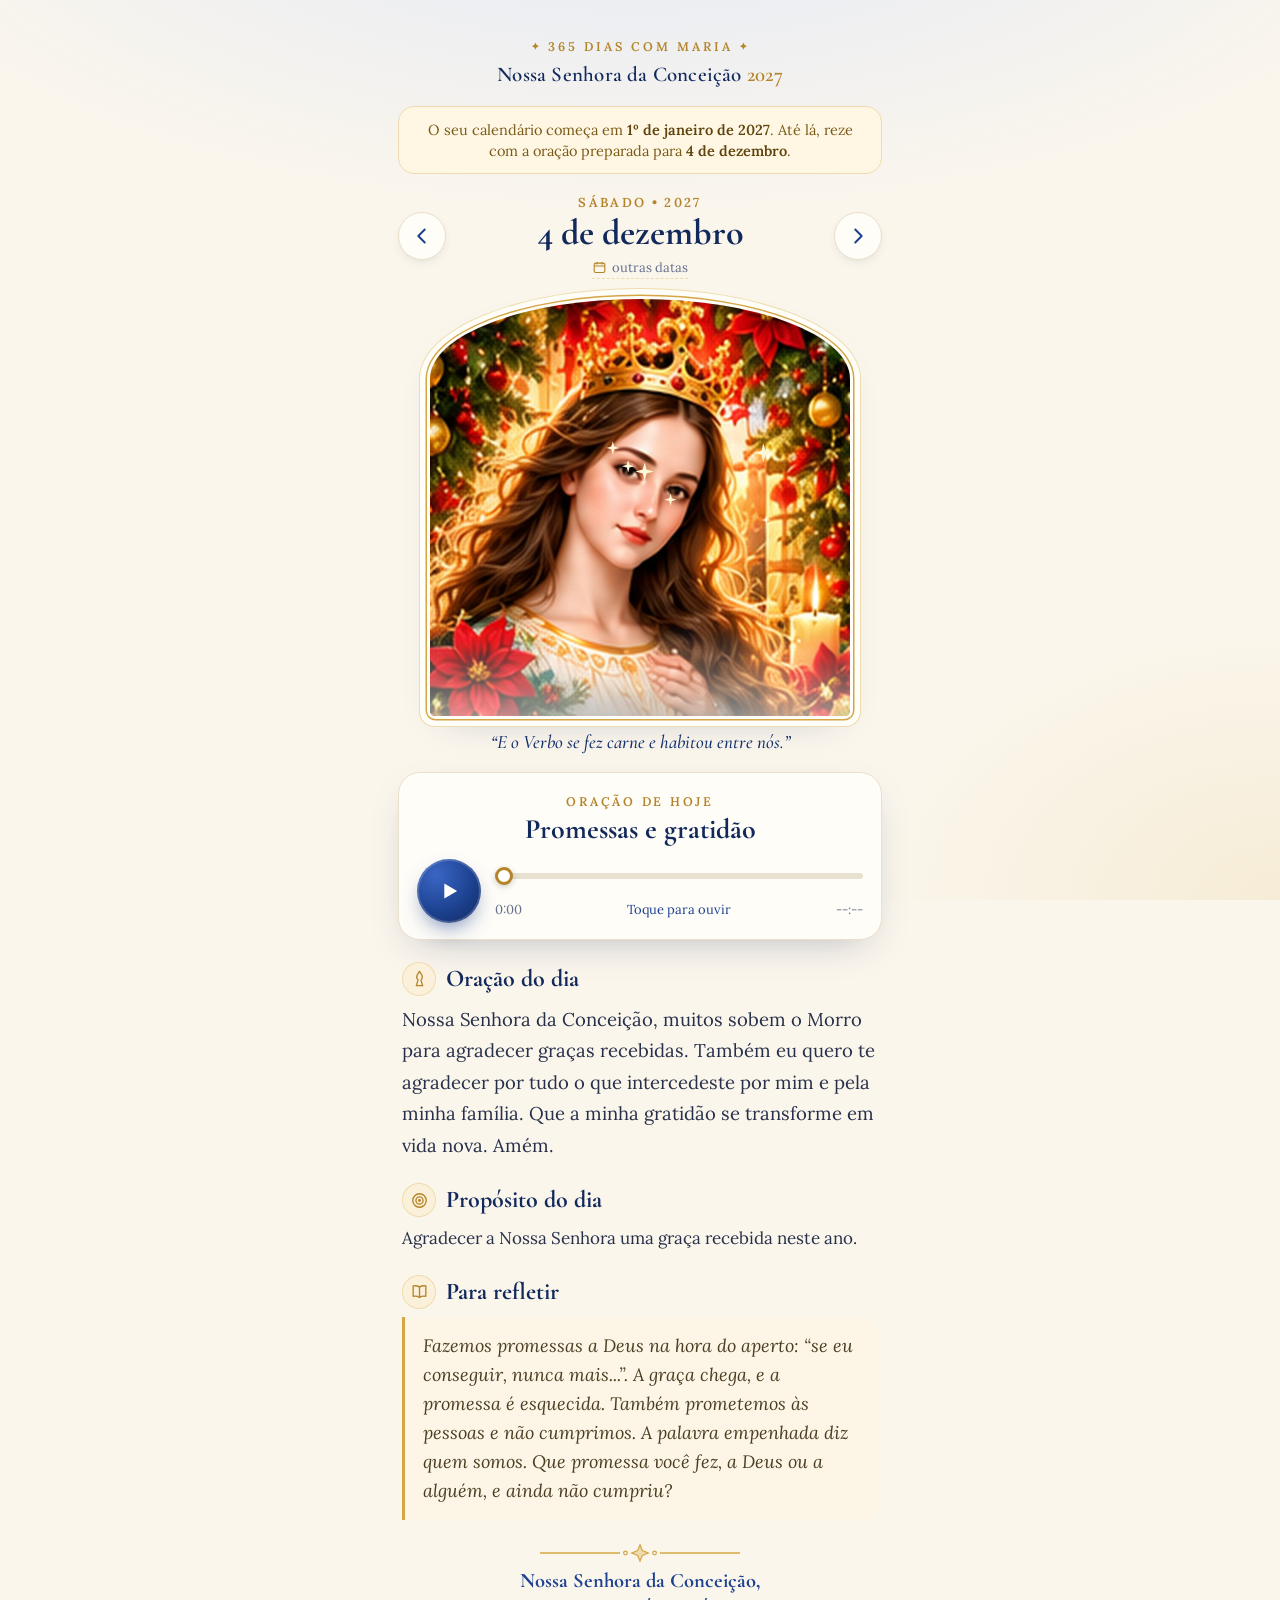
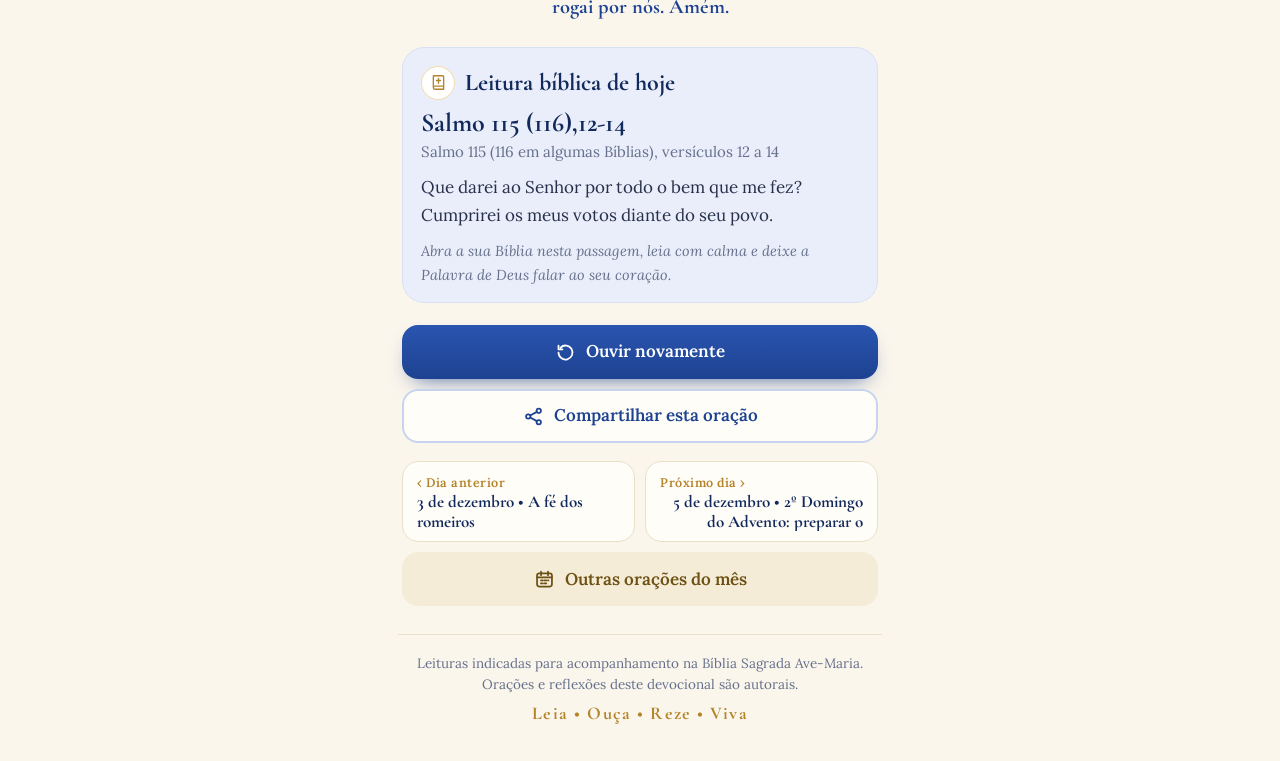
<file: index.html>
<!doctype html>
<html lang="pt-BR">
<head>
  <meta charset="utf-8">
  <meta name="viewport" content="width=device-width, initial-scale=1, viewport-fit=cover">
  <meta http-equiv="Content-Security-Policy" content="default-src 'self'; script-src 'self' https://static.cloudflareinsights.com; style-src 'self'; img-src 'self' data:; media-src 'self'; font-src 'self'; connect-src 'self' https://cloudflareinsights.com; manifest-src 'self'; worker-src 'self'; base-uri 'self'; form-action 'none'; object-src 'none'">
  <meta name="referrer" content="strict-origin-when-cross-origin">
  <title>365 Dias com Maria • Nossa Senhora da Conceição 2027</title>
  <meta name="description" content="Devocional diário de Nossa Senhora da Conceição: oração, propósito, reflexão, leitura bíblica e áudio para cada dia de 2027.">
  <meta name="theme-color" content="#14306b">
  <meta property="og:url" content="https://devocional-2027.pages.dev/">
  <meta property="og:title" content="365 Dias com Maria • Nossa Senhora da Conceição 2027">
  <meta property="og:description" content="Leia • Ouça • Reze • Viva. A oração de hoje com Nossa Senhora da Conceição.">
  <meta property="og:image" content="https://devocional-2027.pages.dev/assets/icones/compartilhar.jpg">
  <link rel="icon" href="assets/icones/icone-192.png" type="image/png">
  <link rel="apple-touch-icon" href="assets/icones/icone-180.png">
  <link rel="manifest" href="manifest.webmanifest">
  <link rel="preload" href="assets/fontes/cormorant.woff2" as="font" type="font/woff2" crossorigin>
  <link rel="preload" href="assets/fontes/lora.woff2" as="font" type="font/woff2" crossorigin>
  <link rel="stylesheet" href="style.css">
</head>
<body>
  <div class="fundo" aria-hidden="true"></div>

  <main class="pagina" id="pagina">
    <header class="topo">
      <p class="selo-projeto"><span class="cruzinha" aria-hidden="true">✦</span> 365 DIAS COM MARIA <span class="cruzinha" aria-hidden="true">✦</span></p>
      <p class="titulo-projeto">Nossa Senhora da Conceição <span>2027</span></p>
    </header>

    <div class="aviso" id="aviso" hidden></div>

    <section class="data-bloco" aria-live="polite">
      <button class="seta" id="btnAnterior" aria-label="Dia anterior">
        <svg viewBox="0 0 24 24" aria-hidden="true"><path d="M15 5l-7 7 7 7"/></svg>
      </button>
      <button class="data-centro" id="btnCalendario" aria-label="Escolher outra data">
        <span class="dia-semana" id="diaSemana">—</span>
        <span class="data-grande" id="dataGrande">Carregando…</span>
        <span class="trocar-data">
          <svg viewBox="0 0 24 24" aria-hidden="true"><rect x="3.5" y="5" width="17" height="15" rx="2.5"/><path d="M3.5 9.5h17M8 3v4M16 3v4"/></svg>
          outras datas
        </span>
      </button>
      <button class="seta" id="btnProximo" aria-label="Próximo dia">
        <svg viewBox="0 0 24 24" aria-hidden="true"><path d="M9 5l7 7-7 7"/></svg>
      </button>
    </section>

    <figure class="arte" id="arte">
      <div class="arco" id="arco">
        <img id="imgMes" alt="Ilustração de Nossa Senhora do mês" decoding="async">
        <div class="efeitos" id="efeitos" aria-hidden="true"></div>
        <div class="medalhao" id="medalhao" hidden aria-hidden="true"></div>
      </div>
      <figcaption class="faixa" id="faixa" hidden>
        <span class="faixa-titulo" id="faixaTitulo"></span>
        <span class="faixa-tipo" id="faixaTipo"></span>
      </figcaption>
      <p class="frase-mes" id="fraseMes"></p>
    </figure>

    <section class="cartao player" aria-labelledby="tituloOracaoHoje">
      <p class="rotulo-ouro">Oração de hoje</p>
      <h1 class="tema" id="tituloOracaoHoje">—</h1>
      <div class="audio">
        <button class="play" id="btnPlay" aria-label="Ouvir a oração">
          <svg class="i-play" viewBox="0 0 24 24" aria-hidden="true"><path d="M8 5.5v13l11-6.5z"/></svg>
          <svg class="i-pause" viewBox="0 0 24 24" aria-hidden="true"><path d="M7 5h3.5v14H7zM13.5 5H17v14h-3.5z"/></svg>
        </button>
        <div class="trilha">
          <input type="range" id="barra" min="0" max="1000" value="0" step="1" aria-label="Posição do áudio">
          <div class="tempos"><span id="tempoAtual">0:00</span><span id="estadoAudio">Toque para ouvir</span><span id="tempoTotal">--:--</span></div>
        </div>
      </div>
      <audio id="audio" preload="none"></audio>
    </section>

    <article class="conteudo">
      <section class="bloco">
        <h2><span class="icone" aria-hidden="true"><svg viewBox="0 0 24 24"><path d="M12 3c-1.2 2.4-3.6 4.2-3.6 7.2 0 1.6.8 2.8 1.8 3.6L8 21h8l-2.2-7.2c1-.8 1.8-2 1.8-3.6C15.6 7.2 13.2 5.4 12 3z"/></svg></span>Oração do dia</h2>
        <div class="texto-oracao" id="oracao"></div>
      </section>

      <section class="bloco">
        <h2><span class="icone" aria-hidden="true"><svg viewBox="0 0 24 24"><circle cx="12" cy="12" r="8.5"/><circle cx="12" cy="12" r="4.5"/><circle cx="12" cy="12" r="1"/></svg></span>Propósito do dia</h2>
        <div class="proposito" id="proposito"></div>
      </section>

      <section class="bloco">
        <h2><span class="icone" aria-hidden="true"><svg viewBox="0 0 24 24"><path d="M12 6.5C10 5 7 4.5 4 5v13c3-.5 6 0 8 1.5 2-1.5 5-2 8-1.5V5c-3-.5-6 0-8 1.5zM12 6.5v13"/></svg></span>Para refletir</h2>
        <blockquote class="reflexao" id="reflexao"></blockquote>
      </section>

      <div class="ornamento" aria-hidden="true">
        <svg viewBox="0 0 220 24"><path d="M0 12h88M132 12h88"/><path d="M110 3l2.6 6.4L119 12l-6.4 2.6L110 21l-2.6-6.4L101 12l6.4-2.6z"/><circle cx="94" cy="12" r="2"/><circle cx="126" cy="12" r="2"/></svg>
      </div>
      <p class="encerramento">Nossa Senhora da Conceição,<br>rogai por nós. Amém.</p>

      <section class="bloco leitura">
        <h2><span class="icone" aria-hidden="true"><svg viewBox="0 0 24 24"><path d="M6 3.5h11a1.5 1.5 0 0 1 1.5 1.5v15.5H7.5A2 2 0 0 1 5.5 18.5V4a.5.5 0 0 1 .5-.5zM5.5 18.5a2 2 0 0 1 2-2h11M12 7v6M9.5 9.5h5"/></svg></span>Leitura bíblica de hoje</h2>
        <p class="ref" id="leitura"></p>
        <p class="ref-extenso" id="leituraExtenso"></p>
        <p class="ref-tema" id="leituraTema"></p>
        <p class="dica">Abra a sua Bíblia nesta passagem, leia com calma e deixe a Palavra de Deus falar ao seu coração.</p>
      </section>

      <div class="acoes">
        <button class="botao primario" id="btnOuvirNovamente">
          <svg viewBox="0 0 24 24" aria-hidden="true"><path d="M4 12a8 8 0 1 0 2.4-5.7M4 4v4.5h4.5"/></svg>
          Ouvir novamente
        </button>
        <button class="botao secundario" id="btnCompartilhar">
          <svg viewBox="0 0 24 24" aria-hidden="true"><circle cx="18" cy="5.5" r="2.5"/><circle cx="6" cy="12" r="2.5"/><circle cx="18" cy="18.5" r="2.5"/><path d="M8.2 10.8l7.6-4.1M8.2 13.2l7.6 4.1"/></svg>
          Compartilhar esta oração
        </button>
      </div>

      <nav class="navegacao" aria-label="Navegar entre os dias">
        <button class="nav-dia" id="navAnterior"><small>‹ Dia anterior</small><span id="navAnteriorTexto"></span></button>
        <button class="nav-dia direita" id="navProximo"><small>Próximo dia ›</small><span id="navProximoTexto"></span></button>
      </nav>

      <button class="botao suave" id="btnOutras">
        <svg viewBox="0 0 24 24" aria-hidden="true"><rect x="3.5" y="5" width="17" height="15" rx="2.5"/><path d="M3.5 9.5h17M8 3v4M16 3v4M8 13h2M12 13h2M16 13h.5M8 16.5h2M12 16.5h2"/></svg>
        Outras orações do mês
      </button>
    </article>

    <footer class="rodape">
      <p>Leituras indicadas para acompanhamento na Bíblia Sagrada Ave-Maria. Orações e reflexões deste devocional são autorais.</p>
      <p class="slogan">Leia • Ouça • Reze • Viva</p>
    </footer>
  </main>

  <!-- Calendário / outras orações -->
  <div class="folha-fundo" id="folhaFundo" hidden></div>
  <section class="folha" id="folha" role="dialog" aria-modal="true" aria-labelledby="folhaTitulo" hidden>
    <div class="folha-alca" aria-hidden="true"></div>
    <div class="folha-topo">
      <button class="seta pequena" id="mesAnterior" aria-label="Mês anterior"><svg viewBox="0 0 24 24"><path d="M15 5l-7 7 7 7"/></svg></button>
      <h2 id="folhaTitulo">Janeiro 2027</h2>
      <button class="seta pequena" id="mesProximo" aria-label="Próximo mês"><svg viewBox="0 0 24 24"><path d="M9 5l7 7-7 7"/></svg></button>
    </div>
    <div class="grade-semana" aria-hidden="true"><span>D</span><span>S</span><span>T</span><span>Q</span><span>Q</span><span>S</span><span>S</span></div>
    <div class="grade" id="grade"></div>
    <ul class="lista-mes" id="listaMes"></ul>
    <div class="folha-rodape">
      <button class="botao suave" id="btnHoje">Voltar para hoje</button>
      <button class="botao primario" id="btnFecharFolha">Fechar</button>
    </div>
  </section>

  <div class="toast" id="toast" role="status" hidden></div>

  <script src="app.js" defer></script>
</body>
</html>
</file>
<file: style.css>
/* ==========================================================
   365 Dias com Maria • Nossa Senhora da Conceição 2027
   ========================================================== */
/* Fontes no próprio site (sem depender do Google). Licença SIL OFL em assets/fontes. */
@font-face{font-family:"Cormorant Garamond";src:url("assets/fontes/cormorant.woff2") format("woff2");font-weight:500 700;font-style:normal;font-display:swap}
@font-face{font-family:"Cormorant Garamond";src:url("assets/fontes/cormorant-italic.woff2") format("woff2");font-weight:500;font-style:italic;font-display:swap}
@font-face{font-family:"Lora";src:url("assets/fontes/lora.woff2") format("woff2");font-weight:400 600;font-style:normal;font-display:swap}
@font-face{font-family:"Lora";src:url("assets/fontes/lora-italic.woff2") format("woff2");font-weight:400;font-style:italic;font-display:swap}
:root{
  --creme:#fbf6ec;
  --papel:#fffdf8;
  --azul:#1d4291;
  --azul-escuro:#12295c;
  --azul-suave:#e9eefa;
  --ouro:#b4842a;
  --ouro-vivo:#d4a645;
  --ouro-claro:#efdcae;
  --texto:#27304a;
  --suave:#66708c;
  --linha:#eadfc8;
  --sombra:0 14px 40px -18px rgba(18,41,92,.35);
  --acento:#1d4291;          /* muda conforme o mês */
  --acento-claro:#e9eefa;
  --raio:22px;
  --serif-titulo:"Cormorant Garamond", Georgia, "Times New Roman", serif;
  --serif-texto:"Lora", Georgia, "Times New Roman", serif;
}
*{box-sizing:border-box}
html{-webkit-text-size-adjust:100%}
body{
  margin:0;min-height:100vh;background:var(--creme);color:var(--texto);
  font-family:var(--serif-texto);font-size:17px;line-height:1.62;
  -webkit-font-smoothing:antialiased;
}
button{font:inherit;color:inherit;cursor:pointer;-webkit-tap-highlight-color:transparent}
svg{display:block}
[hidden]{display:none!important}

.fundo{
  position:fixed;inset:0;z-index:-1;pointer-events:none;
  background:
    radial-gradient(1200px 520px at 50% -140px, var(--acento-claro), transparent 70%),
    radial-gradient(600px 400px at 100% 100%, #f6ecd6, transparent 70%),
    var(--creme);
}

.pagina{max-width:520px;margin:0 auto;padding:calc(18px + env(safe-area-inset-top)) 18px calc(28px + env(safe-area-inset-bottom))}

/* ---------- Topo ---------- */
.topo{text-align:center;margin-bottom:14px}
.selo-projeto{
  margin:0;font-family:var(--serif-texto);font-weight:600;font-size:12.5px;letter-spacing:.24em;color:var(--ouro);
}
.cruzinha{font-size:10px;vertical-align:1px}
.titulo-projeto{
  margin:2px 0 0;font-family:var(--serif-titulo);font-weight:600;font-size:21px;color:var(--azul-escuro);letter-spacing:.01em
}
.titulo-projeto span{color:var(--ouro)}

.aviso{
  background:#fff7e3;border:1px solid var(--ouro-claro);color:#7a5a17;border-radius:16px;
  padding:12px 14px;font-size:14.5px;line-height:1.45;margin:0 0 14px;text-align:center
}
.aviso strong{color:#5e430c}

/* ---------- Data ---------- */
.data-bloco{display:flex;align-items:center;gap:8px;margin-bottom:16px}
.seta{
  flex:0 0 48px;height:48px;border-radius:50%;border:1px solid var(--linha);background:var(--papel);
  display:grid;place-items:center;box-shadow:0 4px 14px -8px rgba(18,41,92,.3);transition:transform .15s
}
.seta:active{transform:scale(.94)}
.seta svg{width:22px;height:22px;fill:none;stroke:var(--azul);stroke-width:2.2;stroke-linecap:round;stroke-linejoin:round}
.seta.pequena{flex-basis:42px;height:42px}
.data-centro{
  flex:1;background:none;border:0;padding:4px 0;text-align:center;display:flex;flex-direction:column;align-items:center
}
.dia-semana{font-size:13px;text-transform:uppercase;letter-spacing:.18em;color:var(--ouro);font-weight:600}
.data-grande{font-family:var(--serif-titulo);font-size:31px;line-height:1.1;font-weight:700;color:var(--azul-escuro)}
.trocar-data{display:inline-flex;align-items:center;gap:5px;margin-top:4px;font-size:13px;color:var(--suave);border-bottom:1px dashed var(--ouro-claro)}
.trocar-data svg{width:15px;height:15px;fill:none;stroke:var(--ouro);stroke-width:1.8}

/* ---------- Arte do mês (arco de igreja) ---------- */
.arte{margin:0 0 18px;position:relative}
.arco{
  position:relative;aspect-ratio:4/5;width:100%;max-width:420px;margin:0 auto;
  border-radius:999px 999px 26px 26px / 380px 380px 26px 26px;
  overflow:hidden;background:#f1e7d3;
  box-shadow:0 0 0 3px var(--papel),0 0 0 4.5px var(--ouro-vivo),0 0 0 10px var(--papel),0 0 0 11px var(--ouro-claro),var(--sombra);
}
.arco img{width:100%;height:100%;object-fit:contain;object-position:center;display:block;opacity:0;transition:opacity .5s ease}
.arco img.ok{opacity:1}
.arco::after{
  content:"";position:absolute;inset:auto 0 0 0;height:22%;
  background:linear-gradient(to bottom,transparent,rgba(255,253,248,.55));pointer-events:none
}
.medalhao{
  position:absolute;top:14px;left:50%;transform:translateX(-50%);
  width:54px;height:54px;border-radius:50%;display:grid;place-items:center;z-index:3;
  background:radial-gradient(circle at 35% 30%,#fff8e3,#f3dfa9 60%,#d9b25a);
  box-shadow:0 0 0 2px #fffdf8,0 0 0 3.5px var(--ouro-vivo),0 8px 20px -6px rgba(0,0,0,.35)
}
.medalhao svg{width:28px;height:28px;fill:none;stroke:#7a5410;stroke-width:1.7;stroke-linecap:round;stroke-linejoin:round}
.faixa{
  position:relative;z-index:4;margin:-22px auto 0;width:max-content;max-width:92%;
  background:linear-gradient(180deg,#fffaf0,#fbefd3);border:1.5px solid var(--ouro-vivo);
  border-radius:999px;padding:8px 20px 7px;text-align:center;box-shadow:0 10px 24px -14px rgba(0,0,0,.45)
}
.faixa-titulo{display:block;font-family:var(--serif-titulo);font-weight:700;font-size:19px;line-height:1.15;color:var(--azul-escuro)}
.faixa-tipo{display:block;font-size:11.5px;letter-spacing:.14em;text-transform:uppercase;color:var(--ouro);font-weight:600;margin-top:2px}
.frase-mes{
  text-align:center;margin:14px auto 0;max-width:400px;font-family:var(--serif-titulo);font-style:italic;font-weight:500;
  font-size:19px;line-height:1.3;color:var(--acento)
}

/* Efeitos das datas especiais */
.efeitos{position:absolute;inset:0;pointer-events:none;z-index:2;overflow:hidden}
.efeitos i{position:absolute;display:block}
.ef-brilho{width:6px;height:6px;border-radius:50%;background:#fff;box-shadow:0 0 10px 3px rgba(255,236,170,.9);animation:piscar 3.2s ease-in-out infinite}
.ef-estrela{width:14px;height:14px;background:#fff6d6;clip-path:polygon(50% 0,61% 39%,100% 50%,61% 61%,50% 100%,39% 61%,0 50%,39% 39%);filter:drop-shadow(0 0 4px rgba(255,220,120,.9));animation:piscar 3.6s ease-in-out infinite}
.ef-petala{width:12px;height:16px;border-radius:70% 10% 70% 10%;background:linear-gradient(135deg,#ffd3dc,#f39ab0);opacity:.85;animation:cair 9s linear infinite}
.ef-petala.branca{background:linear-gradient(135deg,#fff,#f1e6d0)}
.ef-balao{width:27px;height:34px;border-radius:50% 50% 46% 46%;opacity:.9;animation:subir 12s linear infinite}
.ef-balao::after{content:"";position:absolute;left:50%;top:100%;width:1px;height:22px;background:rgba(0,0,0,.25)}
.ef-fogo{width:0;height:0;animation:none}
.ef-fogo b{position:absolute;left:0;top:0;width:5px;height:5px;margin:-2.5px;border-radius:50%;box-shadow:0 0 8px 2px rgba(255,220,140,.85);opacity:0;animation:explodir 3.6s ease-out infinite}
@keyframes explodir{0%{transform:translate(0,0) scale(.4);opacity:0}8%{opacity:1}55%{opacity:.9}80%,100%{transform:translate(var(--dx),calc(var(--dy) + 14px)) scale(.7);opacity:0}}
.ef-luz{inset:-30% -30% auto -30%;height:80%;background:radial-gradient(closest-side,rgba(255,244,205,.85),transparent);animation:pulsar 5s ease-in-out infinite}
.ef-vela{width:100%;height:36%;left:0;bottom:0;background:radial-gradient(60% 80% at 50% 100%,rgba(255,190,90,.38),transparent)}
.ef-bandeiras{left:0;right:0;top:9%;height:44px}
.ef-bandeiras svg{width:100%;height:100%}
.ef-pomba{width:28px;height:28px;opacity:.9;animation:planar 10s ease-in-out infinite}
.ef-pomba svg{width:100%;height:100%;fill:#fff;filter:drop-shadow(0 2px 4px rgba(0,0,0,.2))}
@keyframes piscar{0%,100%{opacity:.15;transform:scale(.6)}50%{opacity:1;transform:scale(1)}}
@keyframes cair{0%{transform:translateY(-30px) rotate(0)}100%{transform:translateY(560px) rotate(320deg)}}
@keyframes subir{0%{transform:translateY(0)}100%{transform:translateY(-620px)}}
@keyframes pulsar{0%,100%{opacity:.55}50%{opacity:1}}
@keyframes planar{0%,100%{transform:translate(0,0)}50%{transform:translate(14px,-10px)}}
@media (prefers-reduced-motion:reduce){.efeitos i{animation:none!important}}

/* ---------- Player ---------- */
.cartao{background:var(--papel);border:1px solid var(--linha);border-radius:var(--raio);box-shadow:var(--sombra)}
.player{padding:18px 18px 16px;margin-bottom:22px;text-align:center}
.rotulo-ouro{margin:0;font-size:12.5px;letter-spacing:.22em;text-transform:uppercase;color:var(--ouro);font-weight:600}
.tema{margin:2px 0 14px;font-family:var(--serif-titulo);font-weight:700;font-size:28px;line-height:1.12;color:var(--azul-escuro)}
.audio{display:flex;align-items:center;gap:14px;text-align:left}
.play{
  flex:0 0 64px;height:64px;border-radius:50%;border:0;display:grid;place-items:center;
  background:radial-gradient(circle at 30% 25%,#3a66c4,var(--azul) 55%,var(--azul-escuro));
  box-shadow:0 10px 22px -8px rgba(29,66,145,.7),inset 0 0 0 2px rgba(255,255,255,.18);transition:transform .15s
}
.play:active{transform:scale(.94)}
.play svg{width:28px;height:28px;fill:#fff}
.play .i-pause{display:none}
.play.tocando .i-play{display:none}
.play.tocando .i-pause{display:block}
.play.carregando{animation:pulsar 1.2s ease-in-out infinite}
.trilha{flex:1;min-width:0}
input[type=range]{
  -webkit-appearance:none;appearance:none;width:100%;height:28px;background:transparent;margin:0;cursor:pointer
}
input[type=range]::-webkit-slider-runnable-track{height:6px;border-radius:6px;background:linear-gradient(to right,var(--ouro-vivo) var(--p,0%),#e9e1cf var(--p,0%))}
input[type=range]::-moz-range-track{height:6px;border-radius:6px;background:#e9e1cf}
input[type=range]::-moz-range-progress{height:6px;border-radius:6px;background:var(--ouro-vivo)}
input[type=range]::-webkit-slider-thumb{-webkit-appearance:none;width:18px;height:18px;border-radius:50%;margin-top:-6px;background:#fff;border:3px solid var(--ouro);box-shadow:0 2px 6px rgba(0,0,0,.2)}
input[type=range]::-moz-range-thumb{width:14px;height:14px;border-radius:50%;background:#fff;border:3px solid var(--ouro)}
.tempos{display:flex;justify-content:space-between;gap:8px;font-size:13px;color:var(--suave);font-variant-numeric:tabular-nums}
#estadoAudio{flex:1;text-align:center;white-space:nowrap;overflow:hidden;text-overflow:ellipsis;color:var(--azul)}

/* ---------- Conteúdo ---------- */
.conteudo{padding:0 4px}
.bloco{margin:0 0 22px}
.bloco h2{
  display:flex;align-items:center;gap:10px;margin:0 0 8px;
  font-family:var(--serif-titulo);font-size:24px;font-weight:700;color:var(--azul-escuro);line-height:1.15
}
.icone{flex:0 0 34px;height:34px;border-radius:50%;display:grid;place-items:center;background:#fbf1da;box-shadow:inset 0 0 0 1px var(--ouro-claro)}
.icone svg{width:19px;height:19px;fill:none;stroke:var(--ouro);stroke-width:1.7;stroke-linecap:round;stroke-linejoin:round}
.bloco p{margin:0}
.texto-oracao{font-size:18.5px;line-height:1.7}
.texto-oracao p+p{margin-top:14px!important}
.passos{list-style:none;counter-reset:passo;margin:2px 0 0;padding:0;display:grid;gap:10px}
.passos li{counter-increment:passo;position:relative;padding:10px 12px 10px 48px;background:var(--papel);border:1px solid var(--linha);border-radius:14px;line-height:1.45}
.passos li::before{content:counter(passo);position:absolute;left:10px;top:9px;width:28px;height:28px;border-radius:50%;display:grid;place-items:center;background:linear-gradient(180deg,#e8c675,var(--ouro));color:#fff;font-family:var(--serif-titulo);font-weight:700;font-size:17px;line-height:1}
.reflexao{
  margin:0;padding:14px 18px;border-left:3px solid var(--ouro-vivo);background:#fdf6e6;border-radius:0 14px 14px 0;
  font-style:italic;font-size:18px;color:#4a3d22
}
.ornamento{display:flex;justify-content:center;margin:6px 0 4px}
.ornamento svg{width:200px;height:22px;fill:none;stroke:var(--ouro-vivo);stroke-width:1.4}
.ornamento svg path:nth-child(2){fill:var(--ouro-claro)}
.encerramento{
  text-align:center;margin:0 0 26px;font-family:var(--serif-titulo);font-weight:700;font-size:20.5px;line-height:1.3;color:var(--azul)
}
.leitura{background:var(--azul-suave);border-radius:var(--raio);padding:18px 18px 16px;border:1px solid #d7e0f4}
.leitura .icone{background:#fff}
.ref{font-family:var(--serif-titulo);font-weight:700;font-size:26px;color:var(--azul-escuro);line-height:1.15;margin-bottom:2px!important}
.ref-extenso{font-size:15px;color:var(--suave);margin-bottom:10px!important}
.ref-tema{font-size:17px;margin-bottom:10px!important}
.dica{font-size:14.5px;color:var(--suave);font-style:italic}

.acoes{display:grid;gap:10px;margin:4px 0 18px}
.botao{
  display:flex;align-items:center;justify-content:center;gap:10px;width:100%;min-height:54px;padding:12px 18px;
  border-radius:16px;font-family:var(--serif-texto);font-weight:600;font-size:17px;border:0;transition:transform .12s
}
.botao:active{transform:scale(.98)}
.botao svg{width:21px;height:21px;fill:none;stroke:currentColor;stroke-width:2;stroke-linecap:round;stroke-linejoin:round}
.botao.primario{background:linear-gradient(180deg,#2a55b0,var(--azul));color:#fff;box-shadow:0 10px 22px -12px rgba(29,66,145,.9)}
.botao.secundario{background:var(--papel);color:var(--azul);box-shadow:inset 0 0 0 2px #c7d3ee}
.botao.suave{background:#f5ecd8;color:#6d5114}

.navegacao{display:grid;grid-template-columns:1fr 1fr;gap:10px;margin-bottom:10px}
.nav-dia{
  text-align:left;background:var(--papel);border:1px solid var(--linha);border-radius:16px;padding:10px 14px;min-height:66px;
  display:flex;flex-direction:column;justify-content:center
}
.nav-dia.direita{text-align:right}
.nav-dia small{font-size:12.5px;color:var(--ouro);font-weight:600;letter-spacing:.04em}
.nav-dia span{font-family:var(--serif-titulo);font-weight:700;font-size:17px;line-height:1.15;color:var(--azul-escuro);display:-webkit-box;-webkit-line-clamp:2;-webkit-box-orient:vertical;overflow:hidden}
.nav-dia:disabled{opacity:.45}

.rodape{text-align:center;margin-top:28px;padding-top:18px;border-top:1px solid var(--linha);color:var(--suave);font-size:13.5px;line-height:1.5}
.rodape p{margin:0 0 6px}
.slogan{font-family:var(--serif-titulo);font-weight:700;font-size:18px;color:var(--ouro);letter-spacing:.08em}

/* ---------- Folha do calendário ---------- */
.folha-fundo{position:fixed;inset:0;background:rgba(18,30,60,.45);z-index:20;animation:aparecer .2s ease}
.folha{
  position:fixed;left:0;right:0;bottom:0;z-index:21;max-width:520px;margin:0 auto;
  background:var(--papel);border-radius:26px 26px 0 0;padding:10px 18px calc(18px + env(safe-area-inset-bottom));
  max-height:90vh;overflow:auto;box-shadow:0 -20px 50px -20px rgba(0,0,0,.4);animation:subirFolha .25s ease
}
@keyframes aparecer{from{opacity:0}}
@keyframes subirFolha{from{transform:translateY(40px);opacity:0}}
.folha-alca{width:46px;height:5px;border-radius:5px;background:#e2d7bf;margin:0 auto 10px}
.folha-topo{display:flex;align-items:center;justify-content:space-between;margin-bottom:10px}
.folha-topo h2{margin:0;font-family:var(--serif-titulo);font-size:26px;color:var(--azul-escuro)}
.grade-semana,.grade{display:grid;grid-template-columns:repeat(7,1fr);gap:5px}
.grade-semana span{text-align:center;font-size:12.5px;font-weight:600;color:var(--ouro);padding-bottom:4px}
.grade-semana span:first-child{color:#b2443b}
.grade button{
  position:relative;aspect-ratio:1;border:0;border-radius:12px;background:#f8f2e4;font-family:var(--serif-titulo);
  font-size:19px;font-weight:700;color:var(--azul-escuro);padding:0
}
.grade button.domingo{color:#b2443b}
.grade button.especial::after{content:"";position:absolute;left:50%;bottom:6px;width:6px;height:6px;margin-left:-3px;border-radius:50%;background:var(--ouro-vivo)}
.grade button.hoje{box-shadow:inset 0 0 0 2px var(--ouro-vivo)}
.grade button.ativo{background:var(--azul);color:#fff}
.grade button.ativo::after{background:#fff}
.lista-mes{list-style:none;margin:16px 0 10px;padding:0;display:grid;gap:6px}
.lista-mes li button{
  width:100%;display:flex;gap:12px;align-items:center;text-align:left;border:0;background:none;padding:8px 6px;border-radius:12px
}
.lista-mes li button:hover{background:#faf3e3}
.lista-mes .num{flex:0 0 40px;height:40px;border-radius:50%;display:grid;place-items:center;background:#fbf1da;color:var(--ouro);font-family:var(--serif-titulo);font-weight:700;font-size:18px}
.lista-mes .txt{display:flex;flex-direction:column;line-height:1.25}
.lista-mes .txt b{font-family:var(--serif-titulo);font-size:18px;color:var(--azul-escuro)}
.lista-mes .txt small{font-size:12.5px;color:var(--suave)}
.lista-mes .rotulo{font-size:12px;letter-spacing:.18em;text-transform:uppercase;color:var(--ouro);font-weight:600;padding:6px 6px 0}
.folha-rodape{display:grid;grid-template-columns:1fr 1fr;gap:10px;margin-top:6px}

.toast{
  position:fixed;left:50%;bottom:calc(22px + env(safe-area-inset-bottom));transform:translateX(-50%);z-index:30;
  background:var(--azul-escuro);color:#fff;padding:12px 18px;border-radius:14px;font-size:15px;max-width:90vw;text-align:center;
  box-shadow:0 12px 30px -10px rgba(0,0,0,.5)
}

@media (min-width:700px){
  .pagina{padding-top:36px}
  .data-grande{font-size:36px}
}
@media (max-width:360px){
  body{font-size:16px}
  .data-grande{font-size:26px}
  .tema{font-size:25px}
  .texto-oracao{font-size:17.5px}
}
</file>
